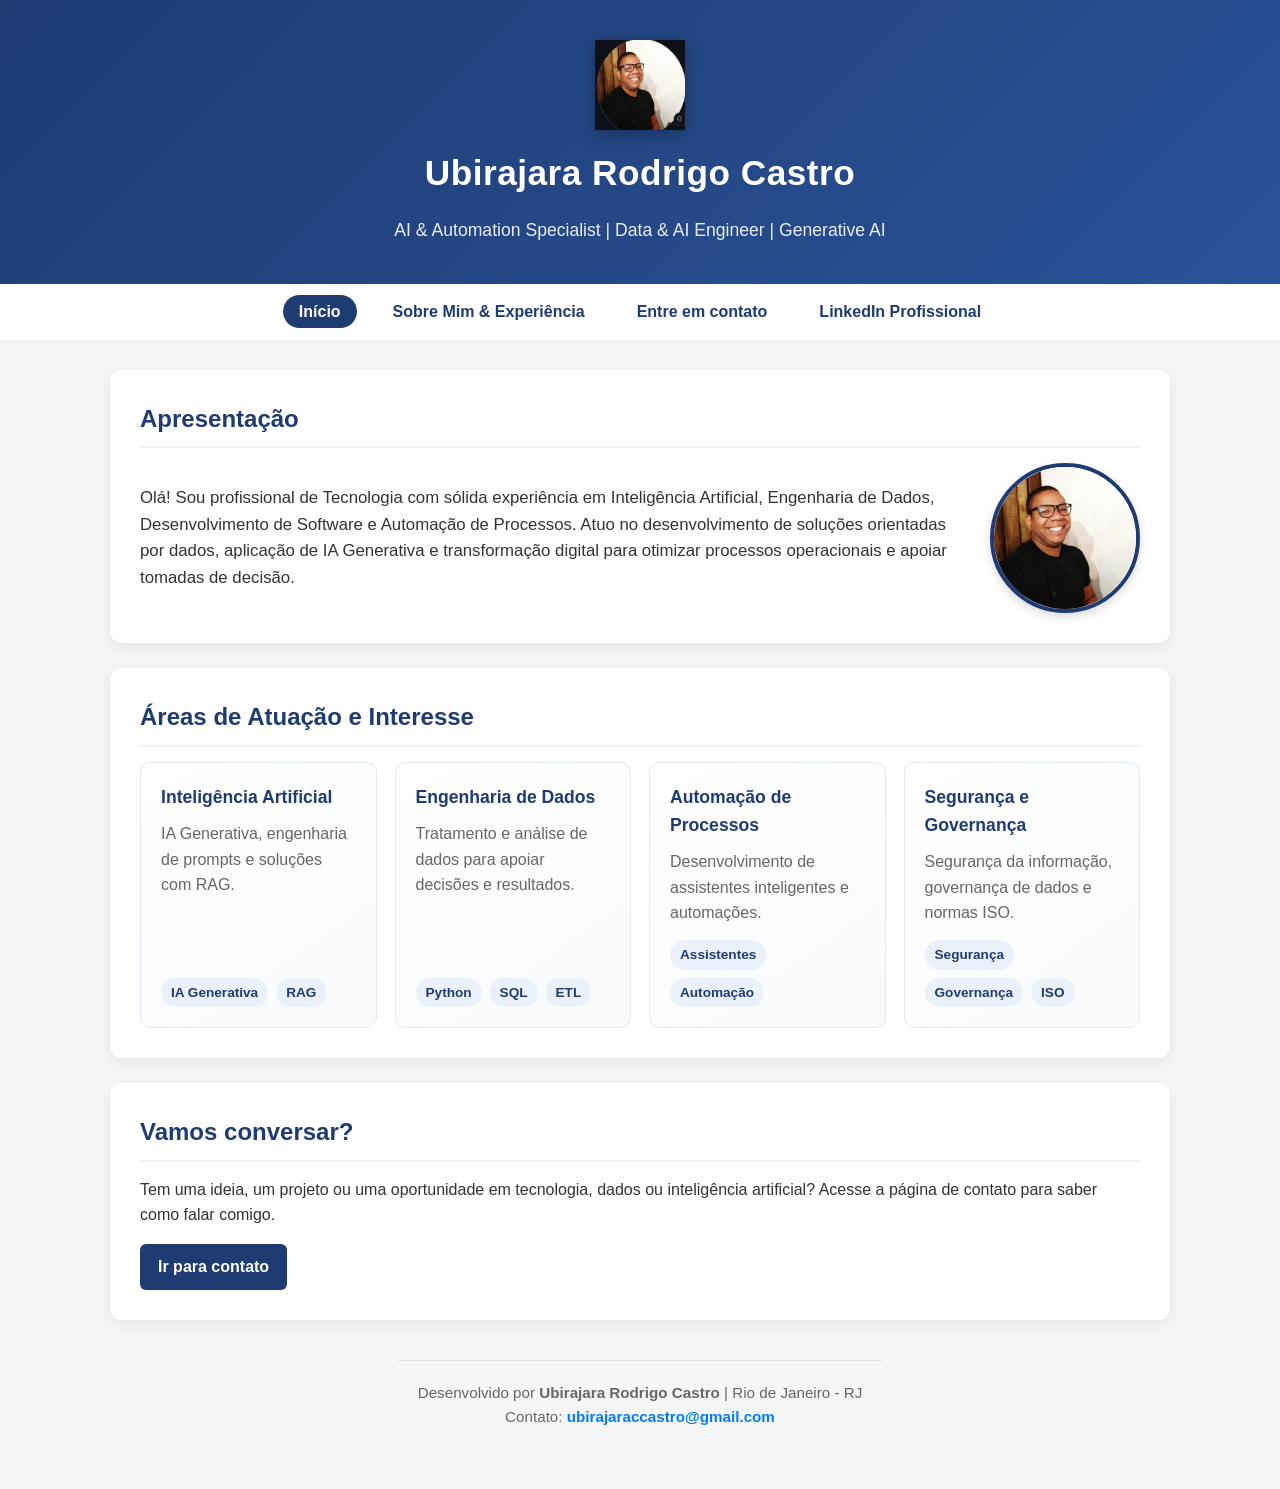
<file: index.html>
<!DOCTYPE html>
<html lang="pt-BR">
<head>
    <meta charset="UTF-8">
    <meta name="viewport" content="width=device-width, initial-scale=1.0">
    <title>Página Pessoal - Ubirajara Rodrigo Castro</title>
    <!-- Vinculação do CSS -->
    <link rel="stylesheet" href="css/style.css">
</head>
<body>

    <!-- 1. Cabeçalho (Header) com o Selo/Logo -->
    <header>
        <div class="header-container">
            <img class="selo-logo" src="img/foto.jpg" alt="Logo de Ubirajara Rodrigo Castro">
            <h1>Ubirajara Rodrigo Castro</h1>
            <p>AI & Automation Specialist | Data & AI Engineer | Generative AI</p>
        </div>
    </header>

    <!-- 4. Seção de Navegação -->
    <nav>
        <ul>
            <li><a href="index.html" class="active">Início</a></li>
            <li><a href="sobre.html">Sobre Mim & Experiência</a></li>
            <li><a href="contato.html">Entre em contato</a></li>
            <li><a href="https://www.linkedin.com/in/ubirajararodrigo-castro" target="_blank" rel="noreferrer">LinkedIn Profissional</a></li>
        </ul>
    </nav>

    <!-- Conteúdo Principal -->
    <main>
        <!-- 2. Seção de Apresentação -->
        <section id="apresentacao">
            <h2>Apresentação</h2>
            <div class="profile-card">
                <p>
                    Olá! Sou profissional de Tecnologia com sólida experiência em Inteligência Artificial, Engenharia de Dados, Desenvolvimento de Software e Automação de Processos. Atuo no desenvolvimento de soluções orientadas por dados, aplicação de IA Generativa e transformação digital para otimizar processos operacionais e apoiar tomadas de decisão.
                </p>
                <img src="img/foto.jpg" alt="Foto de perfil de Ubirajara Rodrigo Castro">
            </div>
        </section>

        <!-- Áreas de atuação e interesses apresentados em cartões flexíveis -->
        <section id="interesses">
            <h2>Áreas de Atuação e Interesse</h2>
            <div class="skill-grid">
                <article class="skill-card">
                    <h3>Inteligência Artificial</h3>
                    <p>IA Generativa, engenharia de prompts e soluções com RAG.</p>
                    <div class="skill-tags"><span>IA Generativa</span><span>RAG</span></div>
                </article>
                <article class="skill-card">
                    <h3>Engenharia de Dados</h3>
                    <p>Tratamento e análise de dados para apoiar decisões e resultados.</p>
                    <div class="skill-tags"><span>Python</span><span>SQL</span><span>ETL</span></div>
                </article>
                <article class="skill-card">
                    <h3>Automação de Processos</h3>
                    <p>Desenvolvimento de assistentes inteligentes e automações.</p>
                    <div class="skill-tags"><span>Assistentes</span><span>Automação</span></div>
                </article>
                <article class="skill-card">
                    <h3>Segurança e Governança</h3>
                    <p>Segurança da informação, governança de dados e normas ISO.</p>
                    <div class="skill-tags"><span>Segurança</span><span>Governança</span><span>ISO</span></div>
                </article>
            </div>
        </section>

        <section id="contato">
            <h2>Vamos conversar?</h2>
            <p>Tem uma ideia, um projeto ou uma oportunidade em tecnologia, dados ou inteligência artificial? Acesse a página de contato para saber como falar comigo.</p>
            <a class="contact-link" href="contato.html">Ir para contato</a>
        </section>
    </main>

    <!-- 5. Rodapé (Footer) -->
    <footer>
        <p>Desenvolvido por <strong>Ubirajara Rodrigo Castro</strong> | Rio de Janeiro - RJ</p>
        <p>Contato: <a href="mailto:ubirajaraccastro@gmail.com">ubirajaraccastro@gmail.com</a></p>
    </footer>

</body>
</html>
</file>
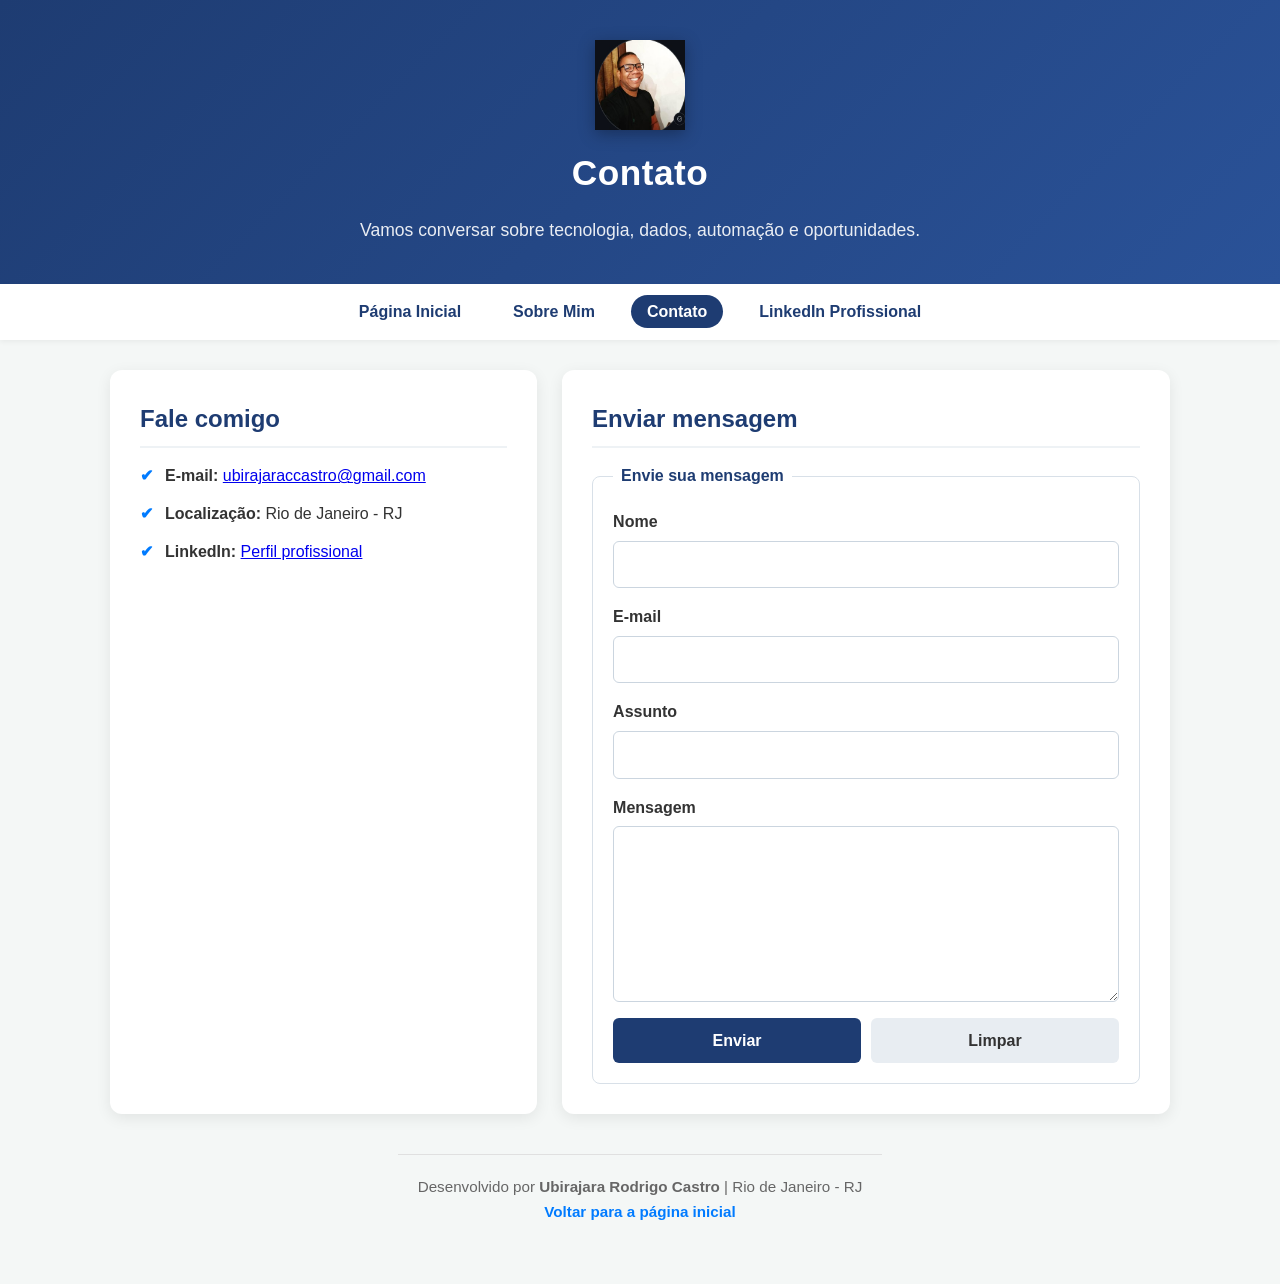
<file: contato.html>
<!DOCTYPE html>
<html lang="pt-BR">
<head>
    <meta charset="UTF-8">
    <meta name="viewport" content="width=device-width, initial-scale=1.0">
    <title>Contato - Ubirajara Rodrigo Castro</title>
    <link rel="stylesheet" href="css/style.css">
</head>
<body>

    <header>
        <div class="header-container">
            <img class="selo-logo" src="img/foto.jpg" alt="Logo de Ubirajara Rodrigo Castro">
            <h1>Contato</h1>
            <p>Vamos conversar sobre tecnologia, dados, automação e oportunidades.</p>
        </div>
    </header>

    <nav>
        <ul>
            <li><a href="index.html">Página Inicial</a></li>
            <li><a href="sobre.html">Sobre Mim</a></li>
            <li><a href="contato.html" class="active">Contato</a></li>
            <li><a href="https://www.linkedin.com/in/ubirajararodrigo-castro" target="_blank" rel="noreferrer">LinkedIn Profissional</a></li>
        </ul>
    </nav>

    <main>
        <section id="contato-detalhes">
            <h2>Fale comigo</h2>
            <ul>
                <li><strong>E-mail:</strong> <a href="mailto:ubirajaraccastro@gmail.com">ubirajaraccastro@gmail.com</a></li>
                <li><strong>Localização:</strong> Rio de Janeiro - RJ</li>
                <li><strong>LinkedIn:</strong> <a href="https://www.linkedin.com/in/ubirajararodrigo-castro" target="_blank" rel="noreferrer">Perfil profissional</a></li>
            </ul>
        </section>

        <section id="mensagem">
            <h2>Enviar mensagem</h2>
            <form class="contact-form" action="mailto:ubirajaraccastro@gmail.com" method="post" enctype="text/plain">
                <fieldset>
                    <legend>Envie sua mensagem</legend>

                    <div class="form-group">
                        <label for="nome">Nome</label>
                        <input type="text" id="nome" name="nome" autocomplete="name" required>
                    </div>

                    <div class="form-group">
                        <label for="email">E-mail</label>
                        <input type="email" id="email" name="email" autocomplete="email" required>
                    </div>

                    <div class="form-group">
                        <label for="assunto">Assunto</label>
                        <input type="text" id="assunto" name="assunto" required>
                    </div>

                    <div class="form-group">
                        <label for="mensagem">Mensagem</label>
                        <textarea id="mensagem" name="mensagem" rows="6" required></textarea>
                    </div>

                    <div class="form-actions">
                        <button type="submit">Enviar</button>
                        <button type="reset" class="reset-button">Limpar</button>
                    </div>
                </fieldset>
            </form>
        </section>
    </main>

    <footer>
        <p>Desenvolvido por <strong>Ubirajara Rodrigo Castro</strong> | Rio de Janeiro - RJ</p>
        <p><a href="index.html">Voltar para a página inicial</a></p>
    </footer>

</body>
</html>
</file>
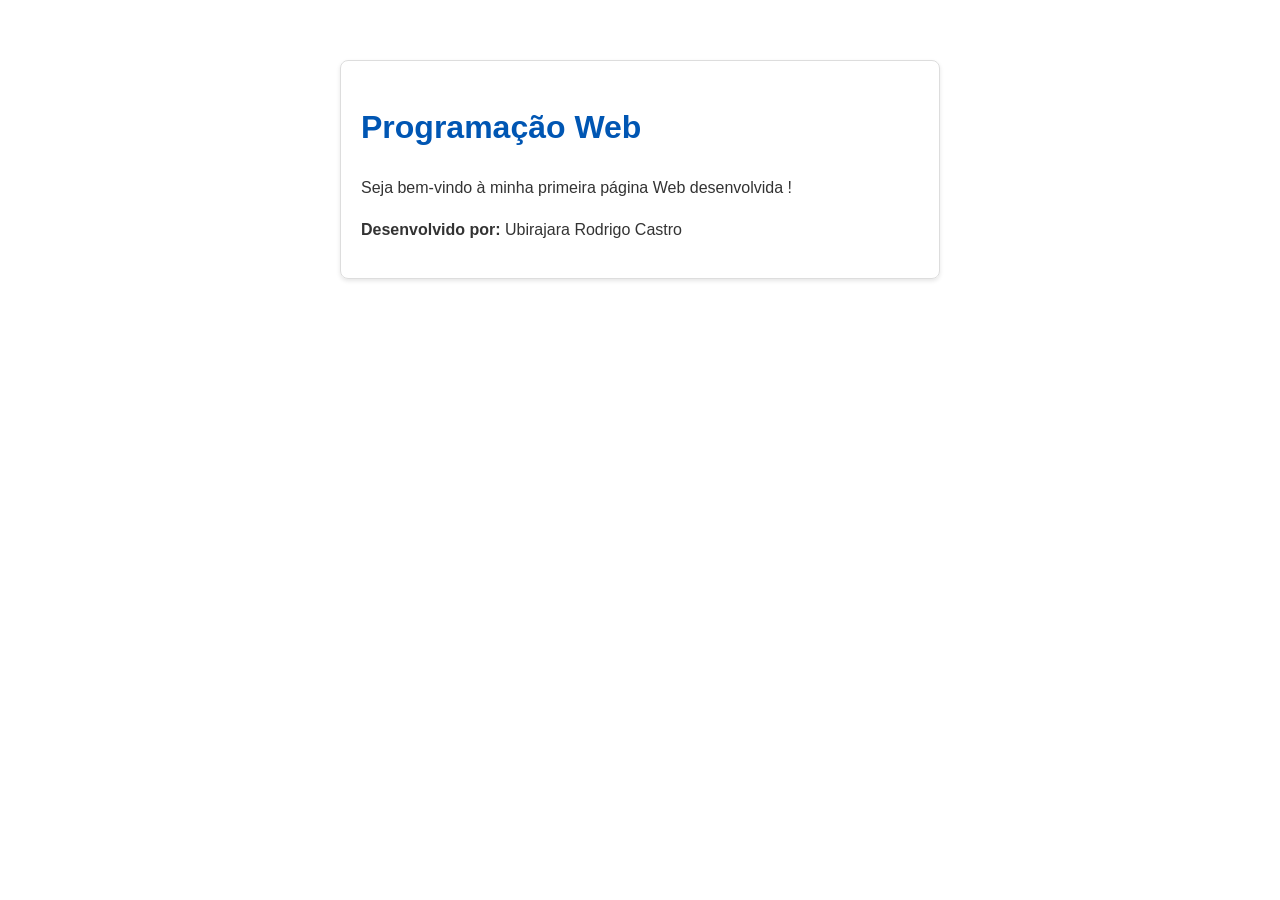
<file: Programação WEB.html>
<!DOCTYPE html>
<html lang="pt-BR">
<head>
    <meta charset="UTF-8">
    <meta name="viewport" content="width=device-width, initial-scale=1.0">
    <title>Minha Primeira Página Web</title>
    <style>
        body {
            font-family: Arial, sans-serif;
            max-width: 600px;
            margin: 40px auto;
            padding: 20px;
            line-height: 1.6;
            color: #333;
        }
        h1 {
            color: #0056b3;
        }
        .container {
            border: 1px solid #ddd;
            border-radius: 8px;
            padding: 20px;
            box-shadow: 0 2px 4px rgba(0,0,0,0.1);
        }
    </style>
</head>
<body>

    <div class="container">
        <h1>Programação Web</h1>
        <p>Seja bem-vindo à minha primeira página Web desenvolvida !</p>
        <p><strong>Desenvolvido por:</strong> Ubirajara Rodrigo Castro</p>
    </div>

</body>
</html>
</file>
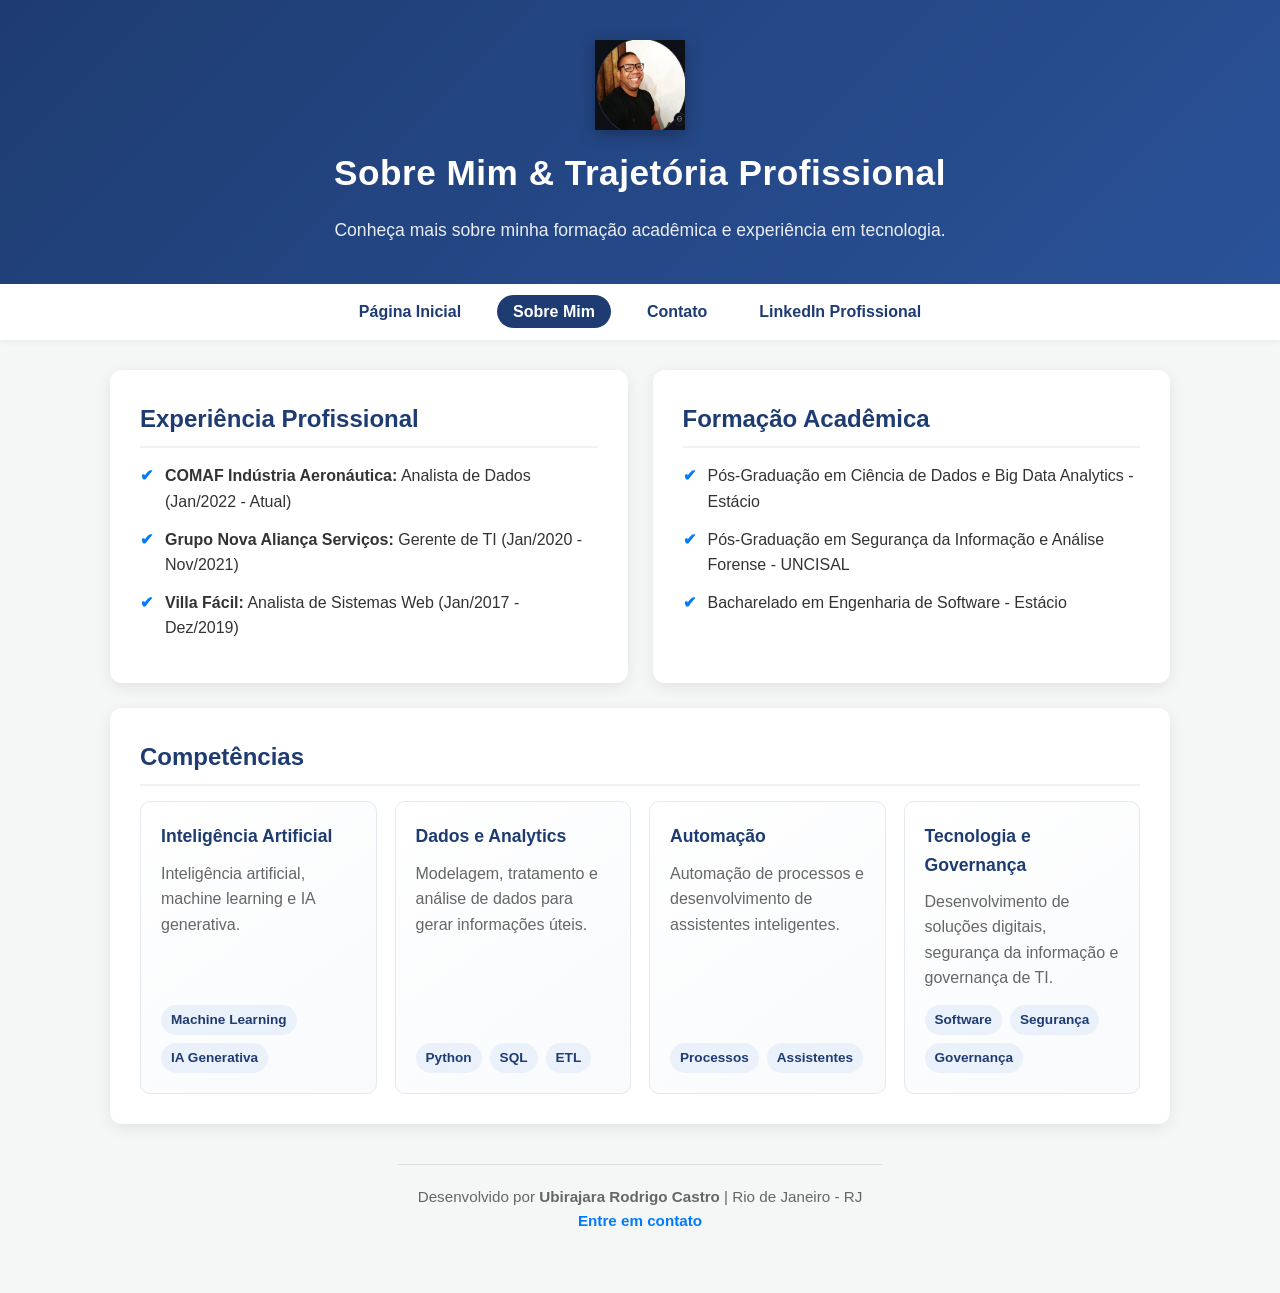
<file: sobre.html>
<!DOCTYPE html>
<html lang="pt-BR">
<head>
    <meta charset="UTF-8">
    <meta name="viewport" content="width=device-width, initial-scale=1.0">
    <title>Sobre Mim - Ubirajara Rodrigo Castro</title>
    <!-- Vinculação do CSS -->
    <link rel="stylesheet" href="css/style.css">
</head>
<body>

    <header>
        <div class="header-container">
            <img class="selo-logo" src="img/foto.jpg" alt="Logo de Ubirajara Rodrigo Castro">
            <h1>Sobre Mim & Trajetória Profissional</h1>
            <p>Conheça mais sobre minha formação acadêmica e experiência em tecnologia.</p>
        </div>
    </header>

    <nav>
        <ul>
            <li><a href="index.html">Página Inicial</a></li>
            <li><a href="sobre.html" class="active">Sobre Mim</a></li>
            <li><a href="contato.html">Contato</a></li>
            <li><a href="https://www.linkedin.com/in/ubirajararodrigo-castro" target="_blank" rel="noreferrer">LinkedIn Profissional</a></li>
        </ul>
    </nav>

    <main>
        <section id="experiencia">
            <h2>Experiência Profissional</h2>
            <ul>
                <li><strong>COMAF Indústria Aeronáutica:</strong> Analista de Dados (Jan/2022 - Atual)</li>
                <li><strong>Grupo Nova Aliança Serviços:</strong> Gerente de TI (Jan/2020 - Nov/2021)</li>
                <li><strong>Villa Fácil:</strong> Analista de Sistemas Web (Jan/2017 - Dez/2019)</li>
            </ul>
        </section>

        <section id="formacao">
            <h2>Formação Acadêmica</h2>
            <ul>
                <li>Pós-Graduação em Ciência de Dados e Big Data Analytics - Estácio</li>
                <li>Pós-Graduação em Segurança da Informação e Análise Forense - UNCISAL</li>
                <li>Bacharelado em Engenharia de Software - Estácio</li>
            </ul>
        </section>

        <section id="habilidades">
            <h2>Competências</h2>
            <div class="skill-grid">
                <article class="skill-card">
                    <h3>Inteligência Artificial</h3>
                    <p>Inteligência artificial, machine learning e IA generativa.</p>
                    <div class="skill-tags"><span>Machine Learning</span><span>IA Generativa</span></div>
                </article>
                <article class="skill-card">
                    <h3>Dados e Analytics</h3>
                    <p>Modelagem, tratamento e análise de dados para gerar informações úteis.</p>
                    <div class="skill-tags"><span>Python</span><span>SQL</span><span>ETL</span></div>
                </article>
                <article class="skill-card">
                    <h3>Automação</h3>
                    <p>Automação de processos e desenvolvimento de assistentes inteligentes.</p>
                    <div class="skill-tags"><span>Processos</span><span>Assistentes</span></div>
                </article>
                <article class="skill-card">
                    <h3>Tecnologia e Governança</h3>
                    <p>Desenvolvimento de soluções digitais, segurança da informação e governança de TI.</p>
                    <div class="skill-tags"><span>Software</span><span>Segurança</span><span>Governança</span></div>
                </article>
            </div>
        </section>
    </main>

    <footer>
        <p>Desenvolvido por <strong>Ubirajara Rodrigo Castro</strong> | Rio de Janeiro - RJ</p>
        <p><a href="contato.html">Entre em contato</a></p>
    </footer>

</body>
</html>
</file>
<file: css/style.css>
/* Reset Básico e Variáveis de Cores */
* {
    margin: 0;
    padding: 0;
    box-sizing: border-box;
}

:root {
    --primary-color: #1e3c72;
    --secondary-color: #2a5298;
    --accent-color: #007bff;
    --bg-color: #f4f7f6;
    --card-bg: #ffffff;
    --text-color: #333333;
    --text-muted: #666666;
    --border-radius: 12px;
    --shadow: 0 4px 15px rgba(0, 0, 0, 0.08);
}

body {
    display: grid;
    grid-template-columns: repeat(12, minmax(0, 1fr));
    grid-template-rows: auto auto 1fr auto;
    font-family: 'Segoe UI', Roboto, Helvetica, Arial, sans-serif;
    background-color: var(--bg-color);
    color: var(--text-color);
    line-height: 1.6;
    padding-bottom: 40px;
}

header,
nav,
main,
footer {
    grid-column: 1 / -1;
}

header {
    grid-row: 1;
}

/* Cabeçalho com Selo */
header {
    background: linear-gradient(135deg, var(--primary-color), var(--secondary-color));
    color: #ffffff;
    padding: 40px 20px;
    text-align: center;
    box-shadow: 0 4px 10px rgba(0, 0, 0, 0.15);
}

.header-container {
    max-width: 900px;
    margin: 0 auto;
    display: flex;
    flex-direction: column;
    align-items: center;
    gap: 15px;
}

.selo-logo {
    width: 90px;
    height: 90px;
    filter: drop-shadow(0px 4px 8px rgba(0,0,0,0.3));
    transition: transform 0.3s ease;
}

.selo-logo:hover {
    transform: scale(1.08) rotate(5deg);
}

header h1 {
    font-size: 2.2rem;
    font-weight: 700;
    letter-spacing: 0.5px;
    overflow-wrap: anywhere;
}

header p {
    font-size: 1.1rem;
    opacity: 0.9;
    font-weight: 300;
}

/* Menu de Navegação (<nav>) */
nav {
    grid-row: 2;
    background-color: #ffffff;
    box-shadow: 0 2px 5px rgba(0,0,0,0.05);
    margin-bottom: 30px;
}

nav ul {
    list-style: none;
    display: flex;
    justify-content: center;
    gap: 20px;
    padding: 15px;
    flex-wrap: wrap;
}

nav a {
    text-decoration: none;
    color: var(--primary-color);
    font-weight: 600;
    padding: 8px 16px;
    border-radius: 20px;
    transition: all 0.3s ease;
}

nav a:hover,
nav a.active {
    background-color: var(--primary-color);
    color: #ffffff;
}

/* Layout do Conteúdo Principal (<main>) */
main {
    grid-row: 3;
    width: 100%;
    max-width: 1100px;
    margin: 0 auto;
    padding: 0 20px;
    display: grid;
    grid-template-columns: repeat(12, minmax(0, 1fr));
    gap: 25px;
    align-content: start;
}

main img {
    max-width: 100%;
}

main a {
    overflow-wrap: anywhere;
}

main > section {
    grid-column: 1 / -1;
}

#experiencia,
#formacao {
    grid-column: span 6;
}

#contato-detalhes {
    grid-column: span 5;
}

#mensagem {
    grid-column: span 7;
}

/* Seções e Cards */
section {
    background: var(--card-bg);
    padding: 30px;
    border-radius: var(--border-radius);
    box-shadow: var(--shadow);
    transition: transform 0.2s ease;
}

section:hover {
    transform: translateY(-2px);
}

h2 {
    color: var(--primary-color);
    font-size: 1.5rem;
    margin-bottom: 15px;
    border-bottom: 2px solid #eef2f5;
    padding-bottom: 8px;
}

/* Foto de Perfil na Seção de Apresentação */
.profile-card {
    display: flex;
    align-items: center;
    gap: 25px;
    flex-wrap: wrap;
}

.profile-card p {
    flex: 1;
    min-width: 280px;
    color: var(--text-color);
    font-size: 1.05rem;
}

.profile-card img {
    width: 150px;
    height: 150px;
    border-radius: 50%;
    object-fit: cover;
    border: 4px solid var(--primary-color);
    box-shadow: 0 4px 10px rgba(0, 0, 0, 0.15);
}

/* Cartões flexíveis de competências */
.skill-grid {
    display: flex;
    flex-wrap: wrap;
    gap: 18px;
}

.skill-card {
    display: flex;
    flex: 1 1 220px;
    flex-direction: column;
    gap: 10px;
    min-width: 0;
    padding: 20px;
    border: 1px solid #e4eaf0;
    border-radius: 10px;
    background: linear-gradient(145deg, #ffffff, #f8fafc);
}

.skill-card h3 {
    color: var(--primary-color);
    font-size: 1.1rem;
}

.skill-card p {
    color: var(--text-muted);
}

.skill-tags {
    display: flex;
    flex-wrap: wrap;
    gap: 8px;
    margin-top: auto;
    padding-top: 4px;
}

.skill-tags span {
    padding: 4px 10px;
    border-radius: 20px;
    background-color: #eaf1fb;
    color: var(--primary-color);
    font-size: 0.85rem;
    font-weight: 600;
}

/* Formulário de contato */
.contact-form fieldset {
    border: 1px solid #d8e0e8;
    border-radius: 8px;
    padding: 20px;
}

.contact-form legend {
    color: var(--primary-color);
    font-weight: 600;
    padding: 0 8px;
}

.form-group {
    display: flex;
    flex-direction: column;
    gap: 6px;
    margin-bottom: 16px;
}

.contact-form label {
    font-weight: 600;
}

.contact-form input,
.contact-form textarea {
    width: 100%;
    padding: 10px 12px;
    border: 1px solid #cbd5df;
    border-radius: 6px;
    color: var(--text-color);
    font: inherit;
}

.contact-form textarea {
    resize: vertical;
}

.contact-form input:focus,
.contact-form textarea:focus {
    outline: 2px solid var(--accent-color);
    outline-offset: 2px;
}

.form-actions {
    display: flex;
    flex-wrap: wrap;
    gap: 10px;
}

.form-actions button {
    flex: 1 1 120px;
    padding: 10px 18px;
    border: 0;
    border-radius: 6px;
    background-color: var(--primary-color);
    color: #ffffff;
    cursor: pointer;
    font: inherit;
    font-weight: 600;
}

.form-actions button:hover {
    background-color: var(--secondary-color);
}

.form-actions .reset-button {
    background-color: #e8edf2;
    color: var(--text-color);
}

.form-actions .reset-button:hover {
    background-color: #d8e0e8;
}

.contact-link {
    display: inline-block;
    margin-top: 16px;
    padding: 10px 18px;
    border-radius: 6px;
    background-color: var(--primary-color);
    color: #ffffff;
    font-weight: 600;
    text-decoration: none;
    transition: background-color 0.3s ease;
}

.contact-link:hover {
    background-color: var(--secondary-color);
}

.contact-link:focus-visible {
    outline: 2px solid var(--accent-color);
    outline-offset: 3px;
}

/* Listas de Hobbies/Interesses e Experiências */
main ul {
    list-style-type: none;
}

main ul li {
    position: relative;
    padding-left: 25px;
    margin-bottom: 12px;
    font-size: 1rem;
}

main ul li::before {
    content: "\2714";
    position: absolute;
    left: 0;
    color: var(--accent-color);
    font-weight: bold;
}

/* Rodapé (<footer>) */
footer {
    grid-row: 4;
    grid-column: 1 / -1;
    max-width: 900px;
    margin: 40px auto 0 auto;
    text-align: center;
    padding: 20px;
    color: var(--text-muted);
    font-size: 0.95rem;
    border-top: 1px solid #e0e0e0;
}

footer a {
    color: var(--accent-color);
    text-decoration: none;
    font-weight: 600;
}

footer a:hover {
    text-decoration: underline;
}

/* Responsividade para tablets e dispositivos móveis */
@media (max-width: 760px) {
    main {
        grid-template-columns: minmax(0, 1fr);
        gap: 18px;
    }

    #experiencia,
    #formacao,
    #contato-detalhes,
    #mensagem {
        grid-column: 1 / -1;
    }

    .profile-card {
        flex-direction: column;
        text-align: center;
    }

    .profile-card p {
        min-width: 0;
    }
}

@media (max-width: 600px) {
    header {
        padding: 30px 16px;
    }

    .selo-logo {
        width: 72px;
        height: 72px;
    }

    header h1 {
        font-size: clamp(1.5rem, 7vw, 1.8rem);
    }

    header p {
        font-size: 1rem;
    }

    main {
        padding: 0 14px;
    }

    section {
        padding: 22px 18px;
    }

    nav ul {
        flex-direction: column;
        align-items: stretch;
        gap: 4px;
        padding: 10px 14px;
    }

    nav a {
        display: block;
        text-align: center;
    }

    .contact-form fieldset {
        padding: 14px;
    }

    footer {
        margin-top: 28px;
        padding: 18px 14px;
        overflow-wrap: anywhere;
    }
}
</file>
